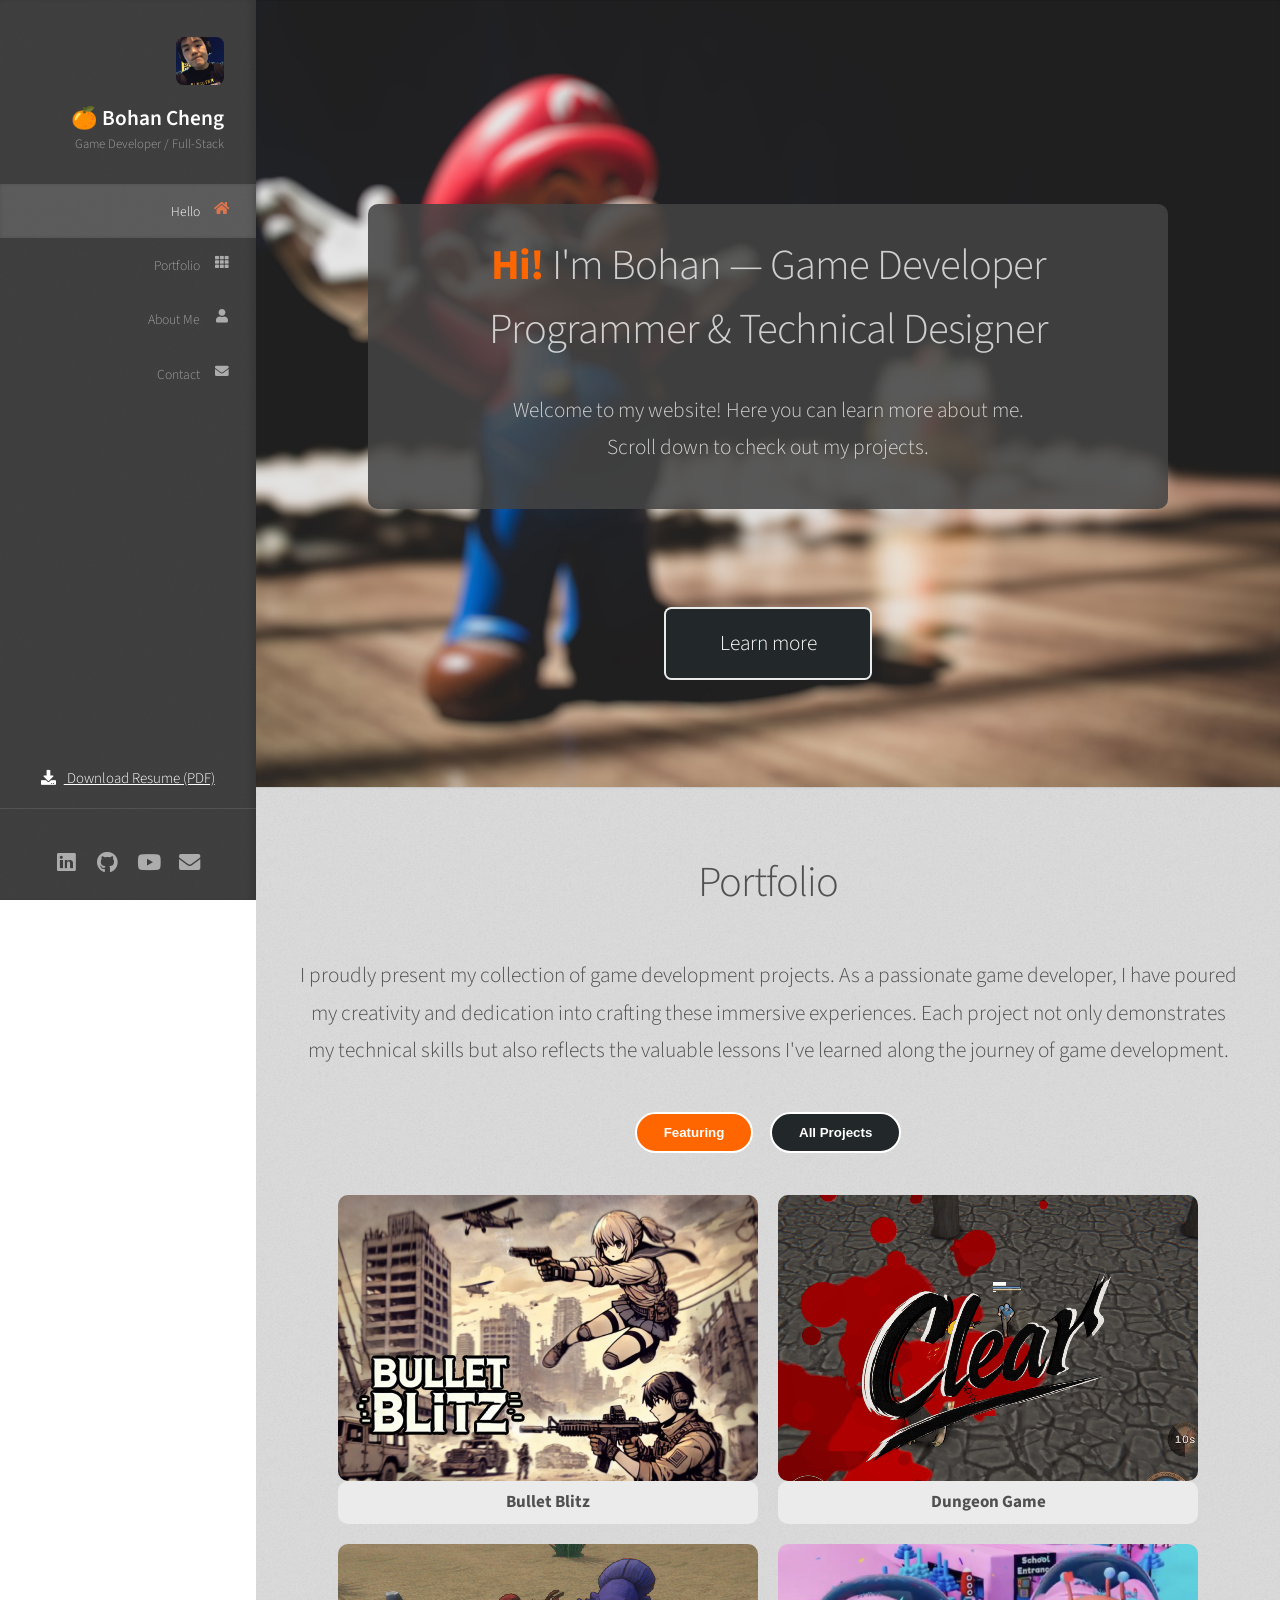
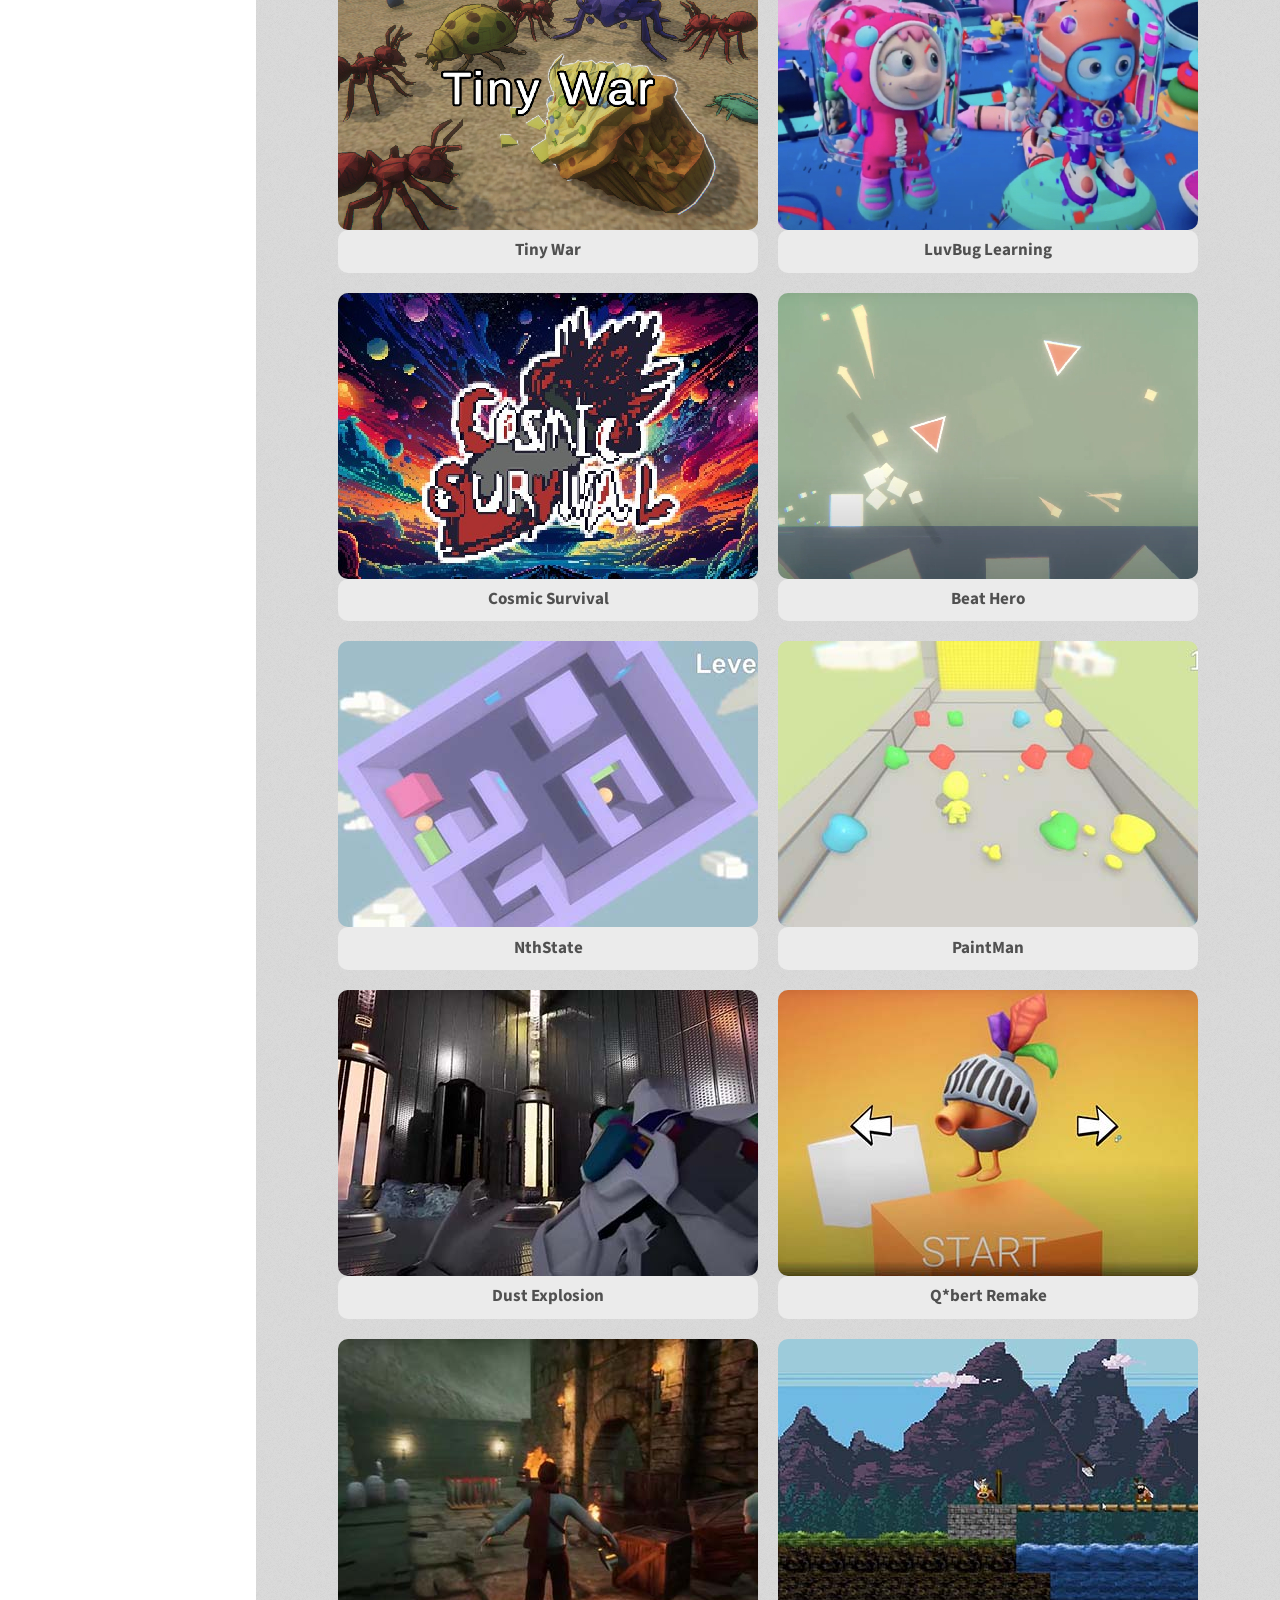
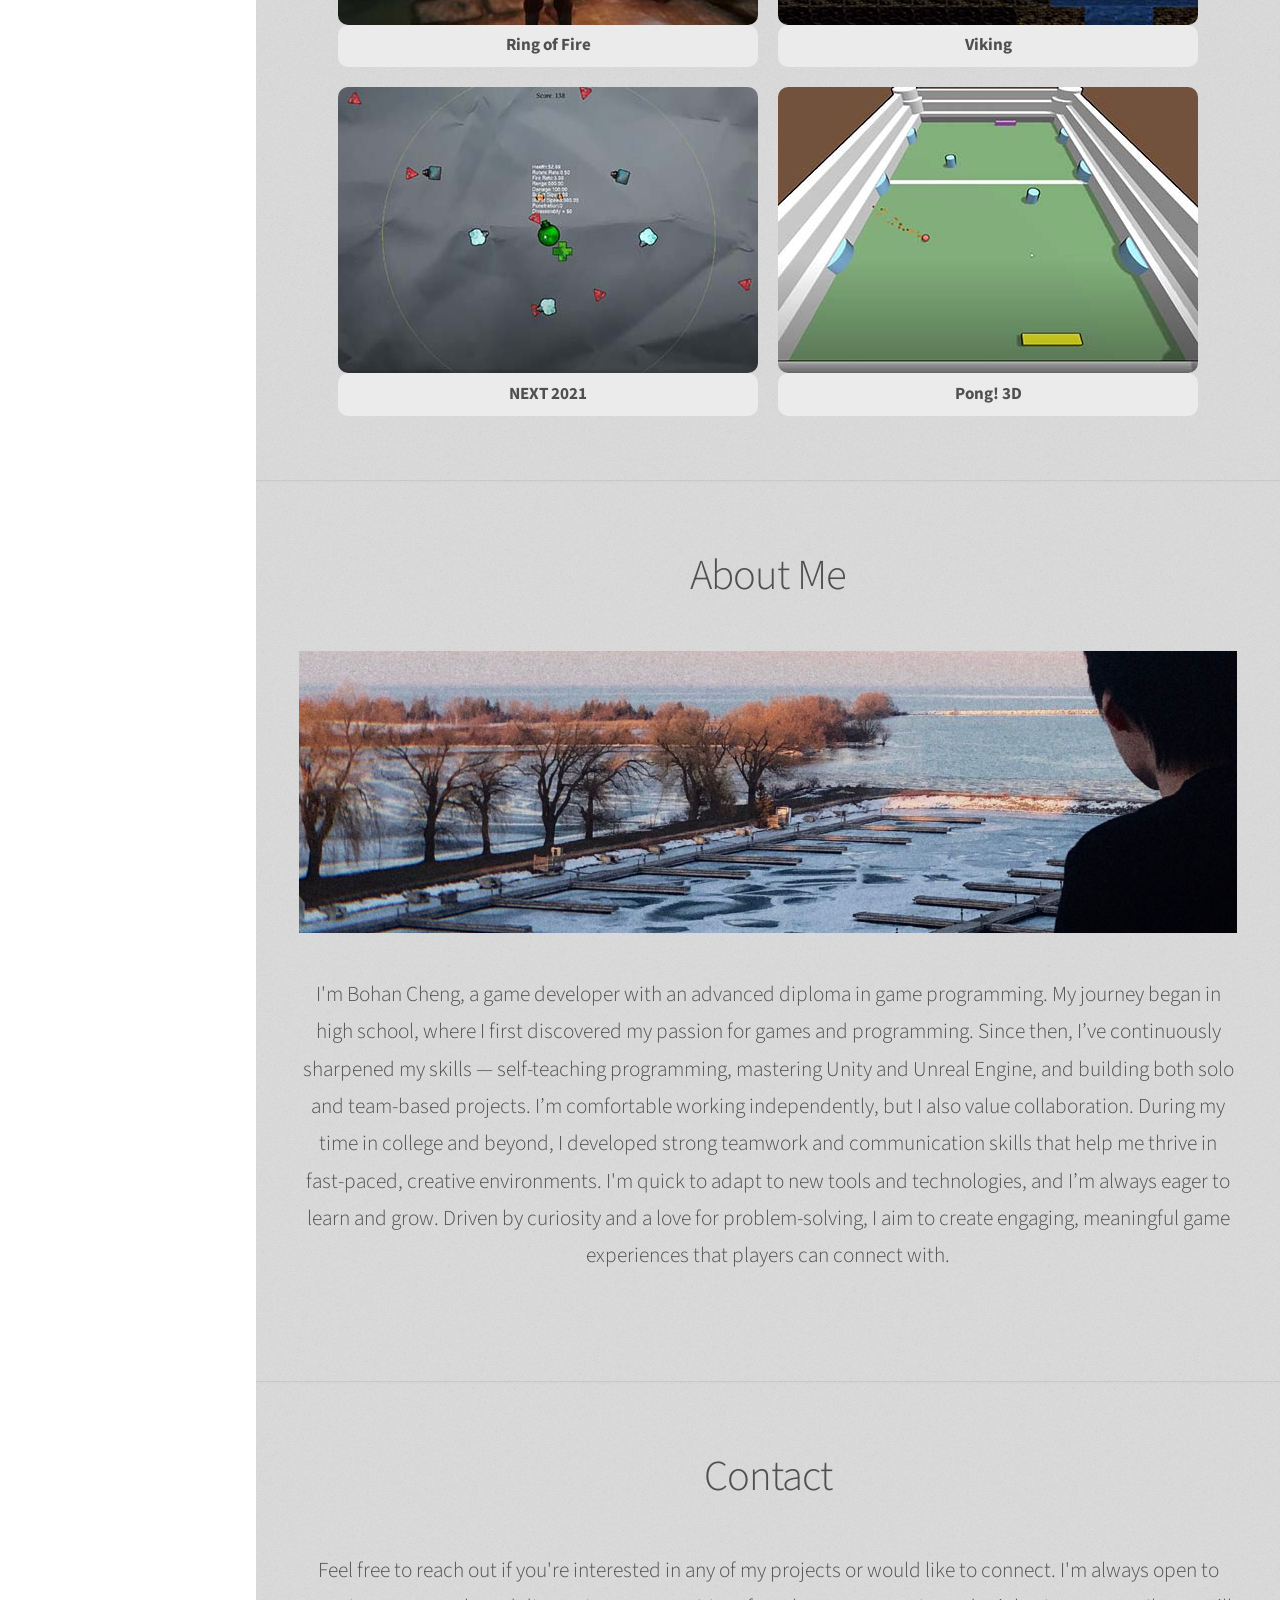
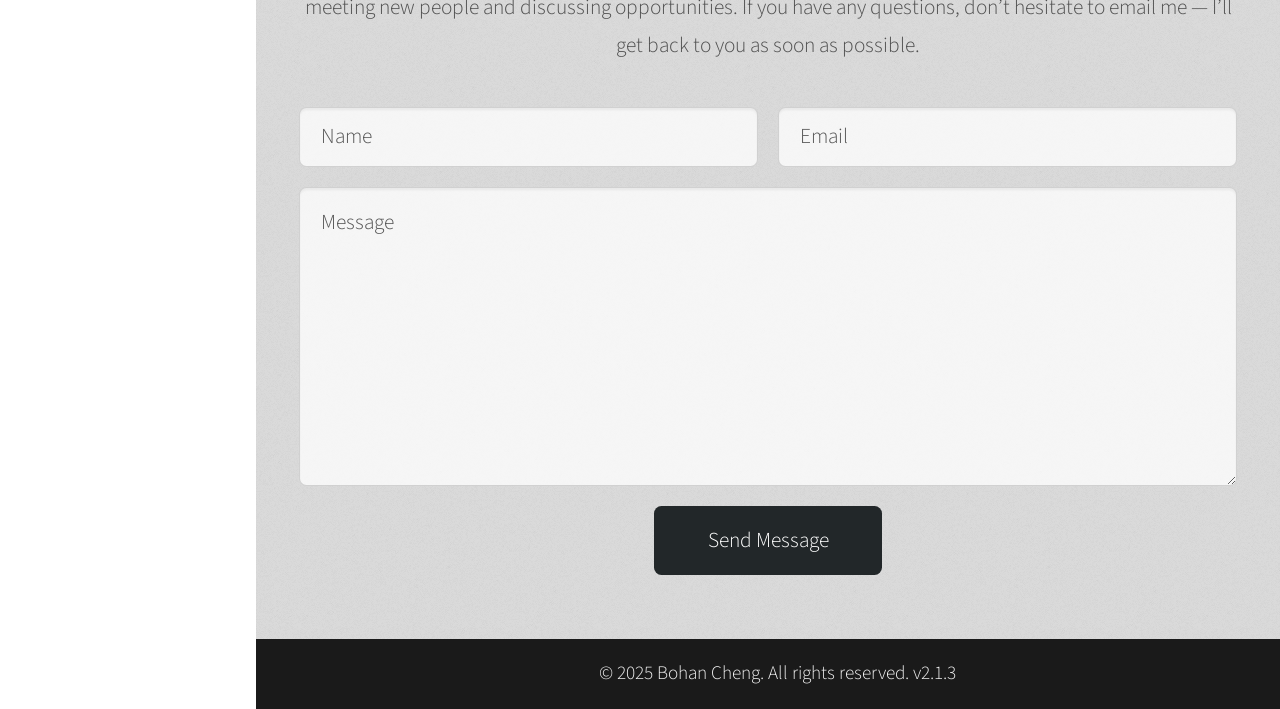
<file: index.html>
<!DOCTYPE HTML>
<html>

<head>
  <title>All about Bohan Cheng</title>
  <meta charset="utf-8" />
  <meta name="viewport" content="width=device-width, initial-scale=1, user-scalable=no" />
  <link rel="stylesheet" href="assets/css/main.css" />
</head>

<body class="is-preload">

  <!-- Header -->
  <div id="header">

    <div class="top">
      <!-- Avatar -->
      <div id="logo">
        <span class="image avatar48"><img src="images/me5.jpg" alt="" /></span>
        <h1 id="title">🍊 Bohan Cheng</h1>
        <p>Game Developer / Full-Stack</p>
      </div>

      <!-- Nav -->
      <nav id="nav">
        <ul>
          <li><a href="#home" id="top-link"><span class="icon solid fa-home">Hello</span></a></li>
          <li><a href="#portfolio" id="portfolio-link"><span class="icon solid fa-th">Portfolio</span></a></li>
          <li><a href="#about" id="about-link"><span class="icon solid fa-user">About Me</span></a></li>
          <li><a href="#contact" id="contact-link"><span class="icon solid fa-envelope">Contact</span></a></li>
        </ul>
      </nav>

    </div>

    <div class="resume-download">
      <a href="#" class="resume-link" id="open-resume">
        <span class="icon solid fa-download"></span>
        Download Resume (PDF)
      </a>
    </div>

    <div class="bottom">

      <!-- Social Icons -->
      <ul class="icons">
        <!-- <li><a href="#" class="icon brands fa-twitter"><span class="label">Twitter</span></a></li> -->
        <li><a href="https://www.linkedin.com/in/bohan-cheng-025334149/" target="_blank" class="icon brands fa-linkedin"> <span class="label">LinkedIn</span></a></li>
        <li><a href="https://github.com/Bohan-Cheng" target="_blank" class="icon brands fa-github"> <span class="label">Github</span></a></li>
        <li><a href="https://www.youtube.com/channel/UCG2SwkKbekgWxjsm7J_YqSA" target="_blank" class="icon brands fa-youtube"> <span class="label">YouTube</span></a></li>
        <li><a href="#contact" class="icon solid fa-envelope"> <span class="label">Email</span></a></li>
      </ul>

    </div>

  </div>

  <!-- Main -->
  <div id="main">

    <!-- Intro -->
    <section id="home" class="one dark cover">
<!-- TODO: Re-enable when open to work
      <div id="news-feed">
        📢 Currently open to work!
      </div>
      -->
      <div class="text-window">
        <div class="text-panel">
          <h2 class="text-centered"><span style="color: #ff6600; font-weight: bold;">Hi!</span> I'm Bohan — Game Developer<br />
            Programmer & Technical Designer</h2>
          <p class="text-centered2">Welcome to my website! Here you can learn more about me.<br />
            Scroll down to check out my projects.</p>
        </div>
      </div>

      <a href="#portfolio" class="button scrolly" style="border: 2px solid #ffffffe7;">Learn more</a>


    </section>

    <!-- Portfolio -->
    <section id="portfolio" class="two">
      <div class="container">
        <header>
          <h2>Portfolio</h2>
        </header>
        <p>
          I proudly present my collection of game development
          projects. As a passionate game developer, I have poured my creativity and dedication into
          crafting these immersive experiences. Each project not only demonstrates my technical
          skills but also reflects the valuable lessons I've learned along the journey of game development.
        </p>

        <!-- 新增分类筛选 -->
        <div class="portfolio-filter">
          <button class="filter-btn active" data-filter="featured">Featuring</button>
          <button class="filter-btn" data-filter="all">All Projects</button>
        </div>

        <div class="row animate-row">
          <!-- Bullet Blitz -->
          <article class="item featured">
            <input type="image" class="video-open" src="images/BulletBlitz_Cover.jpg"></input>
            <header>
              <h3>Bullet Blitz</h3>
            </header>
          </article>
          <!-- New Dungeon Project -->
          <article class="item featured">
            <input type="image" class="video-open" src="images/Dungeon_Cover.jpg"></input>
            <header>
              <h3>Dungeon Game</h3>
            </header>
          </article>
          <!-- New Dungeon Project -->
          <article class="item featured">
            <input type="image" class="video-open" src="images/TinyWar_Cover.jpg"></input>
            <header>
              <h3>Tiny War</h3>
            </header>
          </article>
          <!-- LuvBug Learning -->
          <article class="item featured">
            <input type="image" class="video-open" src="images/LuvBugLearning_Cover.jpg"></input>
            <header>
              <h3>LuvBug Learning</h3>
            </header>
          </article>
          <!-- Cosmic Survival -->
          <article class="item featured">
            <input type="image" class="video-open" src="images/Cosmic_Survival_Cover.jpg"></input>
            <header>
              <h3>Cosmic Survival</h3>
            </header>
          </article>
          <!-- 1 -->
          <article class="item featured">
            <input type="image" class="video-open" src="images/BeatHero_Cover.jpg"></input>
            <header>
              <h3>Beat Hero</h3>
            </header>
          </article>
          <!-- 1 -->
          <article class="item featured">
            <input type="image" class="video-open" src="images/NthState_Cover.jpg"></input>
            <header>
              <h3>NthState</h3>
            </header>
          </article>
          <!-- 2 -->
          <article class="item featured">
            <input type="image" class="video-open" src="images/PaintMan_Cover.jpg"></input>
            <header>
              <h3>PaintMan</h3>
            </header>
          </article>
          <!-- 3 -->
          <article class="item featured">
            <input type="image" class="video-open" src="images/DustExpolosion_Cover.jpg"></input>
            <header>
              <h3>Dust Explosion</h3>
            </header>
          </article>
          <!-- 4 -->
          <article class="item featured">
            <input type="image" class="video-open" src="images/Qbert_Cover.jpg"></input>
            <header>
              <h3>Q*bert Remake</h3>
            </header>
          </article>
          <!-- 5 -->
          <article class="item">
            <input type="image" class="video-open" src="images/UnetProject_Cover.jpg"></input>
            <header>
              <h3>Multiplayer FPS</h3>
            </header>
          </article>
          <!-- 6 -->
          <article class="item featured">
            <input type="image" class="video-open" src="images/ROF_Cover.jpg"></input>
            <header>
              <h3>Ring of Fire</h3>
            </header>
          </article>
          <!-- 7 -->
          <article class="item featured">
            <input type="image" class="video-open" src="images/Viking_Cover.jpg"></input>
            <header>
              <h3>Viking</h3>
            </header>
          </article>
          <!-- 8 -->
          <article class="item">
            <input type="image" class="video-open" src="images/UE4NetworkingProject_Cover.jpg"></input>
            <header>
              <h3>UE4 Networking</h3>
            </header>
          </article>
          <!-- 9 -->
          <article class="item featured">
            <input type="image" class="video-open" src="images/NEXT2021_Cover.jpg"></input>
            <header>
              <h3>NEXT 2021</h3>
            </header>
          </article>
          <!-- 10 -->
          <article class="item">
            <input type="image" class="video-open" src="images/WeatherSystem_Cover.jpg"></input>
            <header>
              <h3>2D Weather</h3>
            </header>
          </article>
          <!-- 11 -->
          <article class="item featured">
            <input type="image" class="video-open" src="images/Pong! 3D_Cover.jpg"></input>
            <header>
              <h3>Pong! 3D</h3>
            </header>
          </article>
          <!-- 12 -->
          <article class="item">
            <input type="image" class="video-open" src="images/LordsBlessing_Cover.jpg"></input>
            <header>
              <h3>Lord's Blessing</h3>
            </header>
          </article>
          <!-- 13 -->
          <article class="item">
            <input type="image" class="video-open" src="images/Match3_Cover.jpg"></input>
            <header>
              <h3>Match3</h3>
            </header>
          </article>
          <!-- 14 -->
          <article class="item">
            <input type="image" class="video-open" src="images/City2_Cover.jpg"></input>
            <header>
              <h3>City 2</h3>
            </header>
          </article>
          <!-- 15 -->
          <article class="item">
            <input type="image" class="video-open" src="images/BluestoneEngine_Cover.jpg"></input>
            <header>
              <h3>Bluestone Engine</h3>
            </header>
          </article>
          <!-- 16 -->
          <article class="item">
            <input type="image" class="video-open" src="images/BallGame_Cover.jpg"></input>
            <header>
              <h3>Ball Game</h3>
            </header>
          </article>
          <!-- 17 -->
          <article class="item">
            <input type="image" class="video-open" src="images/LightProject_Cover.jpg"></input>
            <header>
              <h3>Light Project</h3>
            </header>
          </article>
          <!-- 18 -->
          <article class="item">
            <input type="image" class="video-open" src="images/MatchingBird_Cover.jpg"></input>
            <header>
              <h3>Matching Bird</h3>
            </header>
          </article>

        </div>
      </div>

      <!-- Project window -->
      <div id="project-window" class="video-window">
        <div id="project-panel" class="video-panel">
          <span id="project-window-close" class="video-close">&#10005;</span>
          <h2 id="project-name">project</h2>
          <iframe id="video-frame" src="https://www.youtube.com/embed" allowfullscreen></iframe>
          <div id="project-description" class="description-window">
            <p>description</p>
          </div>
        </div>
      </div>

    </section>

    <!-- About Me -->
    <section id="about" class="three">
      <div class="container">

        <header>
          <h2>About Me</h2>
        </header>

        <a class="image featured"><img src="images/me2_banner.jpg" alt="" /></a>

        <p>I'm Bohan Cheng, a game developer with an advanced diploma in game programming. My journey began in high school, where I first discovered my passion for games and programming. Since then, I’ve continuously sharpened my skills — self-teaching programming, mastering Unity and Unreal Engine, and building both solo and team-based projects.

          I’m comfortable working independently, but I also value collaboration. During my time in college and beyond, I developed strong teamwork and communication skills that help me thrive in fast-paced, creative environments. I'm quick to adapt to new tools and technologies, and I’m always eager to learn and grow.

          Driven by curiosity and a love for problem-solving, I aim to create engaging, meaningful game experiences that players can connect with.</p>

      </div>
    </section>

    <!-- Contact -->
    <section id="contact" class="four">
      <div class="container">

        <header>
          <h2>Contact</h2>
        </header>

        <p> Feel free to reach out if you're interested in any of my projects or would like to connect. I'm always open to meeting new people and discussing opportunities. If you have any questions, don’t hesitate to email me — I’ll get back to you as soon as possible.</p>

        <form action="https://formsubmit.co/vipc.1224@live.ca" method="POST">
          <div class="row">
            <input type="hidden" name="_next" value="https://bohan-cheng.github.io/#contact">
            <input type="hidden" name="_subject" value="Message From My Website">
            <input type="hidden" name="_captcha" value="false">
            <div class="col-6 col-12-mobile"><input type="text" name="name" placeholder="Name" required /></div>
            <div class="col-6 col-12-mobile"><input type="text" name="email" placeholder="Email" required /></div>
            <div class="col-12">
              <textarea name="message" placeholder="Message" required></textarea>
            </div>
            <div class="col-12">
              <input type="submit" value="Send Message" />
            </div>
          </div>
        </form>

      </div>
    </section>

    <!-- Footer -->
    <div id="footer">

      <!-- Copyright -->
      <ul class="copyright">
        <li>&copy; 2025 Bohan Cheng. All rights reserved. v2.1.3</li>
      </ul>

    </div>

    <!-- Scripts -->
    <script src="assets/js/jquery.min.js"></script>
    <script src="assets/js/jquery.scrolly.min.js"></script>
    <script src="assets/js/jquery.scrollex.min.js"></script>
    <script src="assets/js/browser.min.js"></script>
    <script src="assets/js/breakpoints.min.js"></script>
    <script src="assets/js/util.js"></script>
    <script src="assets/js/main.js"></script>

</body>

</html>
</file>
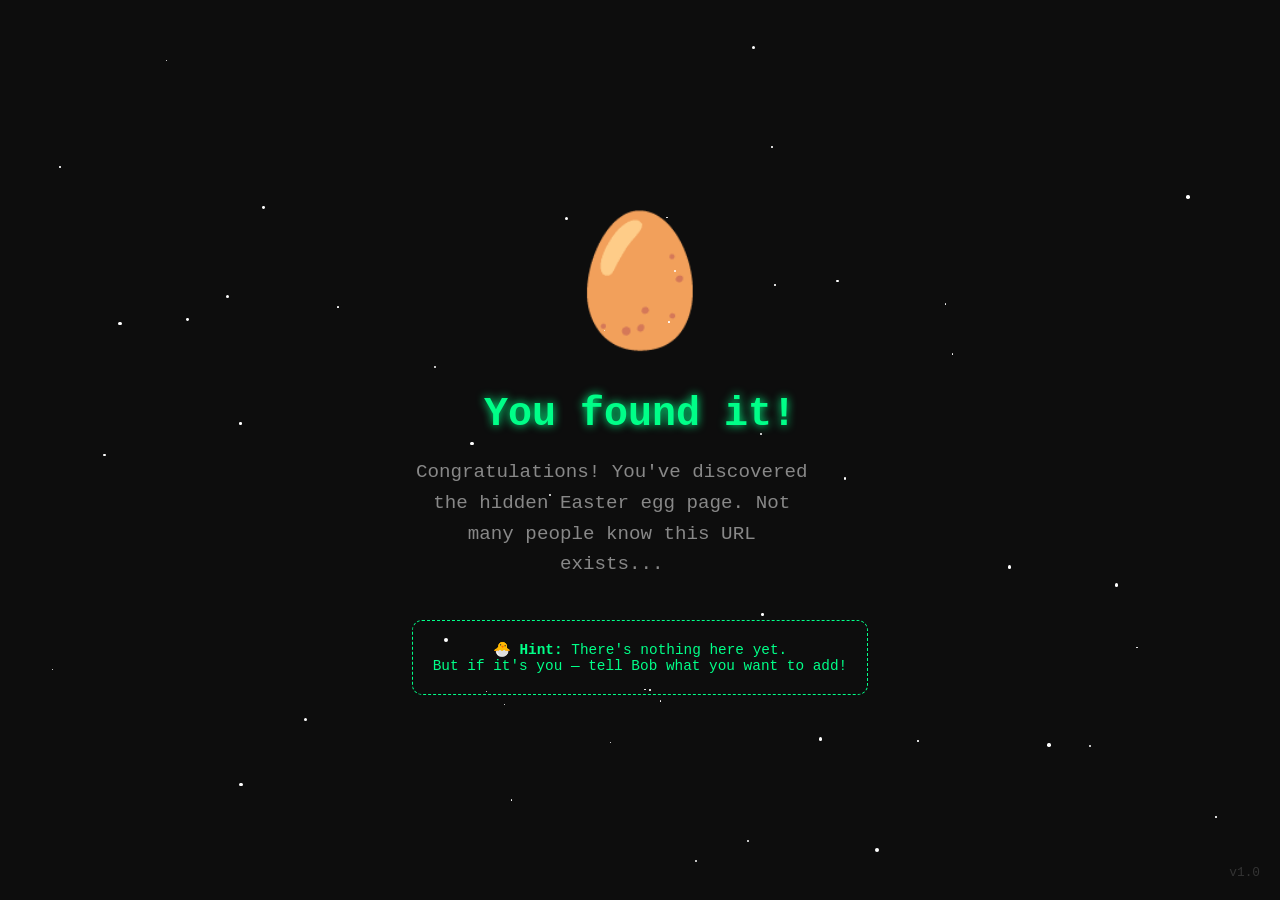
<file: egg/index.html>
<!DOCTYPE html>
<html lang="en">
<head>
  <meta charset="UTF-8">
  <meta name="viewport" content="width=device-width, initial-scale=1.0">
  <title>🥚 Easter Egg Found!</title>
  <style>
    * { margin: 0; padding: 0; box-sizing: border-box; }
    body {
      font-family: 'Courier New', monospace;
      background: #0d0d0d;
      min-height: 100vh;
      display: flex;
      align-items: center;
      justify-content: center;
      color: #00ff88;
      overflow: hidden;
    }
    .container {
      text-align: center;
      padding: 40px;
    }
    .egg {
      font-size: 8rem;
      animation: bounce 1s ease-in-out infinite;
      cursor: pointer;
      transition: transform 0.5s ease;
    }
    .egg.spinning {
      animation: spin 0.6s ease-in-out;
    }
    @keyframes bounce {
      0%, 100% { transform: translateY(0); }
      50% { transform: translateY(-20px); }
    }
    @keyframes spin {
      0% { transform: translateY(0) rotate(0deg); }
      50% { transform: translateY(-20px) rotate(180deg); }
      100% { transform: translateY(0) rotate(360deg); }
    }
    h1 {
      font-size: 2.5rem;
      margin: 30px 0 20px;
      text-shadow: 0 0 10px #00ff88;
    }
    p {
      font-size: 1.2rem;
      color: #888;
      max-width: 400px;
      line-height: 1.6;
    }
    .hint {
      margin-top: 40px;
      padding: 20px;
      border: 1px dashed #00ff88;
      border-radius: 10px;
      font-size: 0.9rem;
    }
    .stars {
      position: fixed;
      top: 0;
      left: 0;
      width: 100%;
      height: 100%;
      pointer-events: none;
    }
    .star {
      position: absolute;
      background: #fff;
      border-radius: 50%;
      animation: twinkle 2s ease-in-out infinite;
    }
    @keyframes twinkle {
      0%, 100% { opacity: 0.3; }
      50% { opacity: 1; }
    }
    .konami {
      position: fixed;
      bottom: 20px;
      right: 20px;
      font-size: 0.8rem;
      color: #333;
    }
  </style>
</head>
<body>
  <div class="stars" id="stars"></div>
  
  <div class="container">
    <div class="egg">🥚</div>
    <h1>You found it!</h1>
    <p>Congratulations! You've discovered the hidden Easter egg page. Not many people know this URL exists...</p>
    
    <div class="hint">
      <strong>🐣 Hint:</strong> There's nothing here yet.<br>
      But if it's you — tell Bob what you want to add!
    </div>
  </div>

  <div class="konami">v1.0</div>

  <script>
    // Generate stars
    const starsContainer = document.getElementById('stars');
    for (let i = 0; i < 50; i++) {
      const star = document.createElement('div');
      star.className = 'star';
      star.style.left = Math.random() * 100 + '%';
      star.style.top = Math.random() * 100 + '%';
      star.style.width = Math.random() * 3 + 1 + 'px';
      star.style.height = star.style.width;
      star.style.animationDelay = Math.random() * 2 + 's';
      starsContainer.appendChild(star);
    }

    // Egg click to spin
    const egg = document.querySelector('.egg');
    egg.addEventListener('click', () => {
      egg.classList.add('spinning');
      setTimeout(() => egg.classList.remove('spinning'), 600);
    });

    // Konami code detection
    const konami = ['ArrowUp','ArrowUp','ArrowDown','ArrowDown','ArrowLeft','ArrowRight','ArrowLeft','ArrowRight','b','a'];
    let kIndex = 0;
    document.addEventListener('keydown', (e) => {
      if (e.key === konami[kIndex]) {
        kIndex++;
        if (kIndex === konami.length) {
          document.body.style.background = 'linear-gradient(135deg, #ff00cc, #3333ff)';
          document.querySelector('h1').textContent = '🎉 KONAMI!';
          kIndex = 0;
        }
      } else {
        kIndex = 0;
      }
    });
  </script>
</body>
</html>
</file>
<file: assets/css/main.css>
@import url("fontawesome-all.min.css");
@import url("https://fonts.googleapis.com/css?family=Source+Sans+Pro:300,300italic,400,600");

html,
body,
div,
span,
applet,
object,
iframe,
h1,
h2,
h3,
h4,
h5,
h6,
p,
blockquote,
pre,
a,
abbr,
acronym,
address,
big,
cite,
code,
del,
dfn,
em,
img,
ins,
kbd,
q,
s,
samp,
small,
strike,
strong,
sub,
sup,
tt,
var,
b,
u,
i,
center,
dl,
dt,
dd,
ol,
ul,
li,
fieldset,
form,
label,
legend,
table,
caption,
tbody,
tfoot,
thead,
tr,
th,
td,
article,
aside,
canvas,
details,
embed,
figure,
figcaption,
footer,
header,
hgroup,
menu,
nav,
output,
ruby,
section,
summary,
time,
mark,
audio,
video {
  margin: 0;
  padding: 0;
  border: 0;
  font-size: 100%;
  font: inherit;
  vertical-align: baseline;
}

article,
aside,
details,
figcaption,
figure,
footer,
header,
hgroup,
menu,
nav,
section {
  display: block;
}

body {
  line-height: 1;
}

ol,
ul {
  list-style: none;
}

blockquote,
q {
  quotes: none;
}

blockquote:before,
blockquote:after,
q:before,
q:after {
  content: '';
  content: none;
}

table {
  border-collapse: collapse;
  border-spacing: 0;
}

body {
  -webkit-text-size-adjust: none;
}

mark {
  background-color: transparent;
  color: inherit;
}

input::-moz-focus-inner {
  border: 0;
  padding: 0;
}

input,
select,
textarea {
  -moz-appearance: none;
  -webkit-appearance: none;
  -ms-appearance: none;
  appearance: none;
}

/* Basic */

html {
  box-sizing: border-box;
}

*,
*:before,
*:after {
  box-sizing: inherit;
}

body {
  background: #fff;
  font-family: 'Source Sans Pro', sans-serif;
  font-size: 19pt;
  font-weight: 300;
  line-height: 1.75em;
  color: rgb(80, 80, 80);
}

body.is-preload *,
body.is-preload *:before,
body.is-preload *:after {
  -moz-animation: none !important;
  -webkit-animation: none !important;
  -ms-animation: none !important;
  animation: none !important;
  -moz-transition: none !important;
  -webkit-transition: none !important;
  -ms-transition: none !important;
  transition: none !important;
}

input,
textarea,
select {
  font-family: 'Source Sans Pro', sans-serif;
  font-size: 19pt;
  font-weight: 300;
  line-height: 1.75em;
  color: rgb(80, 80, 80);
}

h1,
h2,
h3,
h4,
h5,
h6 {
  font-weight: 300;
  color: rgb(80, 80, 80);
  line-height: 1.5em;
}

h1 a,
h2 a,
h3 a,
h4 a,
h5 a,
h6 a {
  color: inherit;
  text-decoration: none;
}

h1 a strong,
h2 a strong,
h3 a strong,
h4 a strong,
h5 a strong,
h6 a strong {
  color: #333;
}

h2 {
  font-size: 2em;
  letter-spacing: -1px;
}

h2.alt {
  color: #888;
}

h2.alt strong {
  color: #666;
}

h3 {
  font-size: 1.5em;
}

header {
  margin: 0 0 2em 0;
}

header>p {
  margin: 1em 0 0 0;
}

footer {
  margin: 2em 0 0 0;
}

strong,
b {
  font-weight: 300;
  color: #666;
}

em,
i {
  font-style: italic;
}

a {
  text-decoration: none;
  color: inherit;
  border-bottom: dotted 1px rgba(128, 128, 128, 0.5);
  -moz-transition: color 0.35s ease-in-out, border-bottom-color 0.35s ease-in-out;
  -webkit-transition: color 0.35s ease-in-out, border-bottom-color 0.35s ease-in-out;
  -ms-transition: color 0.35s ease-in-out, border-bottom-color 0.35s ease-in-out;
  transition: color 0.35s ease-in-out, border-bottom-color 0.35s ease-in-out;
  outline: 0;
}

a:hover {
  color: #E27689;
  border-bottom-color: rgba(255, 255, 255, 0);
}

sub {
  position: relative;
  top: 0.5em;
  font-size: 0.8em;
}

sup {
  position: relative;
  top: -0.5em;
  font-size: 0.8em;
}

hr {
  border: 0;
  border-top: solid 1px #ddd;
}

blockquote {
  border-left: solid 0.5em #ddd;
  padding: 1em 0 1em 2em;
  font-style: italic;
}

p,
ul,
ol,
dl,
table {
  margin-bottom: 2em;
}

br.clear {
  clear: both;
}

/* Container */

.container {
  margin: 0 auto;
  max-width: 100%;
  width: 1400px;
}

@media screen and (min-width: 961px) and (max-width: 1880px) {

  .container {
    width: 1200px;
  }

}

@media screen and (min-width: 961px) and (max-width: 1620px) {

  .container {
    width: 960px;
  }

}

@media screen and (min-width: 961px) and (max-width: 1320px) {

  .container {
    width: 100%;
  }

}

@media screen and (max-width: 960px) {

  .container {
    width: 100%;
  }

}

@media screen and (max-width: 736px) {

  .container {
    width: 100%;
  }

}

/* Row */

.row {
  display: flex;
  flex-wrap: wrap;
  box-sizing: border-box;
  align-items: stretch;
  justify-content: center;
}

.row>* {
  box-sizing: border-box;
}

.row.gtr-uniform>*> :last-child {
  margin-bottom: 0;
}

.row.aln-left {
  justify-content: flex-start;
}

.row.aln-center {
  justify-content: center;
}

.row.aln-right {
  justify-content: flex-end;
}

.row.aln-top {
  align-items: flex-start;
}

.row.aln-middle {
  align-items: center;
}

.row.aln-bottom {
  align-items: flex-end;
}

.row>.imp {
  order: -1;
}

.row>.col-1 {
  width: 8.33333%;
}

.row>.off-1 {
  margin-left: 8.33333%;
}

.row>.col-2 {
  width: 16.66667%;
}

.row>.off-2 {
  margin-left: 16.66667%;
}

.row>.col-3 {
  width: 25%;
}

.row>.off-3 {
  margin-left: 25%;
}

.row>.col-4 {
  width: 33.33333%;
}

.row>.off-4 {
  margin-left: 33.33333%;
}

.row>.col-5 {
  width: 41.66667%;
}

.row>.off-5 {
  margin-left: 41.66667%;
}

.row>.col-6 {
  width: 50%;
}

.row>.off-6 {
  margin-left: 50%;
}

.row>.col-7 {
  width: 58.33333%;
}

.row>.off-7 {
  margin-left: 58.33333%;
}

.row>.col-8 {
  width: 66.66667%;
}

.row>.off-8 {
  margin-left: 66.66667%;
}

.row>.col-9 {
  width: 75%;
}

.row>.off-9 {
  margin-left: 75%;
}

.row>.col-10 {
  width: 83.33333%;
}

.row>.off-10 {
  margin-left: 83.33333%;
}

.row>.col-11 {
  width: 91.66667%;
}

.row>.off-11 {
  margin-left: 91.66667%;
}

.row>.col-12 {
  width: 100%;
}

.row>.off-12 {
  margin-left: 100%;
}

.row.gtr-0 {
  margin-top: 0px;
  margin-left: 0px;
}

.row.gtr-0>* {
  padding: 0px 0 0 0px;
}

.row.gtr-0.gtr-uniform {
  margin-top: 0px;
}

.row.gtr-0.gtr-uniform>* {
  padding-top: 0px;
}

.row.gtr-25 {
  margin-top: -10px;
  margin-left: -10px;
}

.row.gtr-25>* {
  padding: 10px 0 0 10px;
}

.row.gtr-25.gtr-uniform {
  margin-top: -10px;
}

.row.gtr-25.gtr-uniform>* {
  padding-top: 10px;
}

.row.gtr-50 {
  margin-top: -20px;
  margin-left: -20px;
}

.row.gtr-50>* {
  padding: 20px 0 0 20px;
}

.row.gtr-50.gtr-uniform {
  margin-top: -20px;
}

.row.gtr-50.gtr-uniform>* {
  padding-top: 20px;
}

.row {
  margin-top: -40px;
  margin-left: -40px;
}

.row>* {
  padding: 40px 0 0 40px;
}

.row.gtr-uniform {
  margin-top: -40px;
}

.row.gtr-uniform>* {
  padding-top: 40px;
}

.row.gtr-150 {
  margin-top: -60px;
  margin-left: -60px;
}

.row.gtr-150>* {
  padding: 60px 0 0 60px;
}

.row.gtr-150.gtr-uniform {
  margin-top: -60px;
}

.row.gtr-150.gtr-uniform>* {
  padding-top: 60px;
}

.row.gtr-200 {
  margin-top: -80px;
  margin-left: -80px;
}

.row.gtr-200>* {
  padding: 80px 0 0 80px;
}

.row.gtr-200.gtr-uniform {
  margin-top: -80px;
}

.row.gtr-200.gtr-uniform>* {
  padding-top: 80px;
}

@media screen and (min-width: 961px) and (max-width: 1880px) {

  .row {
    display: flex;
    flex-wrap: wrap;
    box-sizing: border-box;
    align-items: stretch;
  }

  .row>* {
    box-sizing: border-box;
  }
  
  .row.gtr-uniform>*> :last-child {
    margin-bottom: 0;
  }

  .row.aln-left {
    justify-content: flex-start;
  }

  .row.aln-center {
    justify-content: center;
  }

  .row.aln-right {
    justify-content: flex-end;
  }

  .row.aln-top {
    align-items: flex-start;
  }

  .row.aln-middle {
    align-items: center;
  }

  .row.aln-bottom {
    align-items: flex-end;
  }

  .row>.imp-wide {
    order: -1;
  }

  .row>.col-1-wide {
    width: 8.33333%;
  }

  .row>.off-1-wide {
    margin-left: 8.33333%;
  }

  .row>.col-2-wide {
    width: 16.66667%;
  }

  .row>.off-2-wide {
    margin-left: 16.66667%;
  }

  .row>.col-3-wide {
    width: 25%;
  }

  .row>.off-3-wide {
    margin-left: 25%;
  }

  .row>.col-4-wide {
    width: 33.33333%;
  }

  .row>.off-4-wide {
    margin-left: 33.33333%;
  }

  .row>.col-5-wide {
    width: 41.66667%;
  }

  .row>.off-5-wide {
    margin-left: 41.66667%;
  }

  .row>.col-6-wide {
    width: 50%;
  }

  .row>.off-6-wide {
    margin-left: 50%;
  }

  .row>.col-7-wide {
    width: 58.33333%;
  }

  .row>.off-7-wide {
    margin-left: 58.33333%;
  }

  .row>.col-8-wide {
    width: 66.66667%;
  }

  .row>.off-8-wide {
    margin-left: 66.66667%;
  }

  .row>.col-9-wide {
    width: 75%;
  }

  .row>.off-9-wide {
    margin-left: 75%;
  }

  .row>.col-10-wide {
    width: 83.33333%;
  }

  .row>.off-10-wide {
    margin-left: 83.33333%;
  }

  .row>.col-11-wide {
    width: 91.66667%;
  }

  .row>.off-11-wide {
    margin-left: 91.66667%;
  }

  .row>.col-12-wide {
    width: 100%;
  }

  .row>.off-12-wide {
    margin-left: 100%;
  }

  .row.gtr-0 {
    margin-top: 0px;
    margin-left: 0px;
  }

  .row.gtr-0>* {
    padding: 0px 0 0 0px;
  }

  .row.gtr-0.gtr-uniform {
    margin-top: 0px;
  }

  .row.gtr-0.gtr-uniform>* {
    padding-top: 0px;
  }

  .row.gtr-25 {
    margin-top: -10px;
    margin-left: -10px;
  }

  .row.gtr-25>* {
    padding: 10px 0 0 10px;
  }

  .row.gtr-25.gtr-uniform {
    margin-top: -10px;
  }

  .row.gtr-25.gtr-uniform>* {
    padding-top: 10px;
  }

  .row.gtr-50 {
    margin-top: -20px;
    margin-left: -20px;
  }

  .row.gtr-50>* {
    padding: 20px 0 0 20px;
  }

  .row.gtr-50.gtr-uniform {
    margin-top: -20px;
  }

  .row.gtr-50.gtr-uniform>* {
    padding-top: 20px;
  }

  .row {
    margin-top: -40px;
    margin-left: -40px;
  }

  .row>* {
    padding: 40px 0 0 40px;
  }

  .row.gtr-uniform {
    margin-top: -40px;
  }

  .row.gtr-uniform>* {
    padding-top: 40px;
  }

  .row.gtr-150 {
    margin-top: -60px;
    margin-left: -60px;
  }

  .row.gtr-150>* {
    padding: 60px 0 0 60px;
  }

  .row.gtr-150.gtr-uniform {
    margin-top: -60px;
  }

  .row.gtr-150.gtr-uniform>* {
    padding-top: 60px;
  }

  .row.gtr-200 {
    margin-top: -80px;
    margin-left: -80px;
  }

  .row.gtr-200>* {
    padding: 80px 0 0 80px;
  }

  .row.gtr-200.gtr-uniform {
    margin-top: -80px;
  }

  .row.gtr-200.gtr-uniform>* {
    padding-top: 80px;
  }

}

@media screen and (min-width: 961px) and (max-width: 1620px) {

  .row {
    display: flex;
    flex-wrap: wrap;
    box-sizing: border-box;
    align-items: stretch;
  }

  .row>* {
    box-sizing: border-box;
  }

  .row.gtr-uniform>*> :last-child {
    margin-bottom: 0;
  }

  .row.aln-left {
    justify-content: flex-start;
  }

  .row.aln-center {
    justify-content: center;
  }

  .row.aln-right {
    justify-content: flex-end;
  }

  .row.aln-top {
    align-items: flex-start;
  }

  .row.aln-middle {
    align-items: center;
  }

  .row.aln-bottom {
    align-items: flex-end;
  }

  .row>.imp-normal {
    order: -1;
  }

  .row>.col-1-normal {
    width: 8.33333%;
  }

  .row>.off-1-normal {
    margin-left: 8.33333%;
  }

  .row>.col-2-normal {
    width: 16.66667%;
  }

  .row>.off-2-normal {
    margin-left: 16.66667%;
  }

  .row>.col-3-normal {
    width: 25%;
  }

  .row>.off-3-normal {
    margin-left: 25%;
  }

  .row>.col-4-normal {
    width: 33.33333%;
  }

  .row>.off-4-normal {
    margin-left: 33.33333%;
  }

  .row>.col-5-normal {
    width: 41.66667%;
  }

  .row>.off-5-normal {
    margin-left: 41.66667%;
  }

  .row>.col-6-normal {
    width: 50%;
  }

  .row>.off-6-normal {
    margin-left: 50%;
  }

  .row>.col-7-normal {
    width: 58.33333%;
  }

  .row>.off-7-normal {
    margin-left: 58.33333%;
  }

  .row>.col-8-normal {
    width: 66.66667%;
  }

  .row>.off-8-normal {
    margin-left: 66.66667%;
  }

  .row>.col-9-normal {
    width: 75%;
  }

  .row>.off-9-normal {
    margin-left: 75%;
  }

  .row>.col-10-normal {
    width: 83.33333%;
  }

  .row>.off-10-normal {
    margin-left: 83.33333%;
  }

  .row>.col-11-normal {
    width: 91.66667%;
  }

  .row>.off-11-normal {
    margin-left: 91.66667%;
  }

  .row>.col-12-normal {
    width: 100%;
  }

  .row>.off-12-normal {
    margin-left: 100%;
  }

  .row.gtr-0 {
    margin-top: 0px;
    margin-left: 0px;
  }

  .row.gtr-0>* {
    padding: 0px 0 0 0px;
  }

  .row.gtr-0.gtr-uniform {
    margin-top: 0px;
  }

  .row.gtr-0.gtr-uniform>* {
    padding-top: 0px;
  }

  .row.gtr-25 {
    margin-top: -10px;
    margin-left: -10px;
  }

  .row.gtr-25>* {
    padding: 10px 0 0 10px;
  }

  .row.gtr-25.gtr-uniform {
    margin-top: -10px;
  }

  .row.gtr-25.gtr-uniform>* {
    padding-top: 10px;
  }

  .row.gtr-50 {
    margin-top: -20px;
    margin-left: -20px;
  }

  .row.gtr-50>* {
    padding: 20px 0 0 20px;
  }

  .row.gtr-50.gtr-uniform {
    margin-top: -20px;
  }

  .row.gtr-50.gtr-uniform>* {
    padding-top: 20px;
  }

  .row {
    margin-top: -40px;
    margin-left: -40px;
  }

  .row>* {
    padding: 40px 0 0 40px;
  }

  .row.gtr-uniform {
    margin-top: -40px;
  }

  .row.gtr-uniform>* {
    padding-top: 40px;
  }

  .row.gtr-150 {
    margin-top: -60px;
    margin-left: -60px;
  }

  .row.gtr-150>* {
    padding: 60px 0 0 60px;
  }

  .row.gtr-150.gtr-uniform {
    margin-top: -60px;
  }

  .row.gtr-150.gtr-uniform>* {
    padding-top: 60px;
  }

  .row.gtr-200 {
    margin-top: -80px;
    margin-left: -80px;
  }

  .row.gtr-200>* {
    padding: 80px 0 0 80px;
  }

  .row.gtr-200.gtr-uniform {
    margin-top: -80px;
  }

  .row.gtr-200.gtr-uniform>* {
    padding-top: 80px;
  }

}

@media screen and (min-width: 961px) and (max-width: 1320px) {

  .row {
    display: flex;
    flex-wrap: wrap;
    box-sizing: border-box;
    align-items: stretch;
  }

  .row>* {
    box-sizing: border-box;
  }

  .row.gtr-uniform>*> :last-child {
    margin-bottom: 0;
  }

  .row.aln-left {
    justify-content: flex-start;
  }

  .row.aln-center {
    justify-content: center;
  }

  .row.aln-right {
    justify-content: flex-end;
  }

  .row.aln-top {
    align-items: flex-start;
  }

  .row.aln-middle {
    align-items: center;
  }

  .row.aln-bottom {
    align-items: flex-end;
  }

  .row>.imp-narrow {
    order: -1;
  }

  .row>.col-1-narrow {
    width: 8.33333%;
  }

  .row>.off-1-narrow {
    margin-left: 8.33333%;
  }

  .row>.col-2-narrow {
    width: 16.66667%;
  }

  .row>.off-2-narrow {
    margin-left: 16.66667%;
  }

  .row>.col-3-narrow {
    width: 25%;
  }

  .row>.off-3-narrow {
    margin-left: 25%;
  }

  .row>.col-4-narrow {
    width: 33.33333%;
  }

  .row>.off-4-narrow {
    margin-left: 33.33333%;
  }

  .row>.col-5-narrow {
    width: 41.66667%;
  }

  .row>.off-5-narrow {
    margin-left: 41.66667%;
  }

  .row>.col-6-narrow {
    width: 50%;
  }

  .row>.off-6-narrow {
    margin-left: 50%;
  }

  .row>.col-7-narrow {
    width: 58.33333%;
  }

  .row>.off-7-narrow {
    margin-left: 58.33333%;
  }

  .row>.col-8-narrow {
    width: 66.66667%;
  }

  .row>.off-8-narrow {
    margin-left: 66.66667%;
  }

  .row>.col-9-narrow {
    width: 75%;
  }

  .row>.off-9-narrow {
    margin-left: 75%;
  }

  .row>.col-10-narrow {
    width: 83.33333%;
  }

  .row>.off-10-narrow {
    margin-left: 83.33333%;
  }

  .row>.col-11-narrow {
    width: 91.66667%;
  }

  .row>.off-11-narrow {
    margin-left: 91.66667%;
  }

  .row>.col-12-narrow {
    width: 100%;
  }

  .row>.off-12-narrow {
    margin-left: 100%;
  }

  .row.gtr-0 {
    margin-top: 0px;
    margin-left: 0px;
  }

  .row.gtr-0>* {
    padding: 0px 0 0 0px;
  }

  .row.gtr-0.gtr-uniform {
    margin-top: 0px;
  }

  .row.gtr-0.gtr-uniform>* {
    padding-top: 0px;
  }

  .row.gtr-25 {
    margin-top: -5px;
    margin-left: -5px;
  }

  .row.gtr-25>* {
    padding: 5px 0 0 5px;
  }

  .row.gtr-25.gtr-uniform {
    margin-top: -5px;
  }

  .row.gtr-25.gtr-uniform>* {
    padding-top: 5px;
  }

  .row.gtr-50 {
    margin-top: -10px;
    margin-left: -10px;
  }

  .row.gtr-50>* {
    padding: 10px 0 0 10px;
  }

  .row.gtr-50.gtr-uniform {
    margin-top: -10px;
  }

  .row.gtr-50.gtr-uniform>* {
    padding-top: 10px;
  }

  .row {
    margin-top: -20px;
    margin-left: -20px;
  }

  .row>* {
    padding: 20px 0 0 20px;
  }

  .row.gtr-uniform {
    margin-top: -20px;
  }

  .row.gtr-uniform>* {
    padding-top: 20px;
  }

  .row.gtr-150 {
    margin-top: -30px;
    margin-left: -30px;
  }

  .row.gtr-150>* {
    padding: 30px 0 0 30px;
  }

  .row.gtr-150.gtr-uniform {
    margin-top: -30px;
  }

  .row.gtr-150.gtr-uniform>* {
    padding-top: 30px;
  }

  .row.gtr-200 {
    margin-top: -40px;
    margin-left: -40px;
  }

  .row.gtr-200>* {
    padding: 40px 0 0 40px;
  }

  .row.gtr-200.gtr-uniform {
    margin-top: -40px;
  }

  .row.gtr-200.gtr-uniform>* {
    padding-top: 40px;
  }

}

@media screen and (max-width: 960px) {

  .row {
    display: flex;
    flex-wrap: wrap;
    box-sizing: border-box;
    align-items: stretch;
  }

  .row>* {
    box-sizing: border-box;
  }

  .row.gtr-uniform>*> :last-child {
    margin-bottom: 0;
  }

  .row.aln-left {
    justify-content: flex-start;
  }

  .row.aln-center {
    justify-content: center;
  }

  .row.aln-right {
    justify-content: flex-end;
  }

  .row.aln-top {
    align-items: flex-start;
  }

  .row.aln-middle {
    align-items: center;
  }

  .row.aln-bottom {
    align-items: flex-end;
  }

  .row>.imp-narrower {
    order: -1;
  }

  .row>.col-1-narrower {
    width: 8.33333%;
  }

  .row>.off-1-narrower {
    margin-left: 8.33333%;
  }

  .row>.col-2-narrower {
    width: 16.66667%;
  }

  .row>.off-2-narrower {
    margin-left: 16.66667%;
  }

  .row>.col-3-narrower {
    width: 25%;
  }

  .row>.off-3-narrower {
    margin-left: 25%;
  }

  .row>.col-4-narrower {
    width: 33.33333%;
  }

  .row>.off-4-narrower {
    margin-left: 33.33333%;
  }

  .row>.col-5-narrower {
    width: 41.66667%;
  }

  .row>.off-5-narrower {
    margin-left: 41.66667%;
  }

  .row>.col-6-narrower {
    width: 50%;
  }

  .row>.off-6-narrower {
    margin-left: 50%;
  }

  .row>.col-7-narrower {
    width: 58.33333%;
  }

  .row>.off-7-narrower {
    margin-left: 58.33333%;
  }

  .row>.col-8-narrower {
    width: 66.66667%;
  }

  .row>.off-8-narrower {
    margin-left: 66.66667%;
  }

  .row>.col-9-narrower {
    width: 75%;
  }

  .row>.off-9-narrower {
    margin-left: 75%;
  }

  .row>.col-10-narrower {
    width: 83.33333%;
  }

  .row>.off-10-narrower {
    margin-left: 83.33333%;
  }

  .row>.col-11-narrower {
    width: 91.66667%;
  }

  .row>.off-11-narrower {
    margin-left: 91.66667%;
  }

  .row>.col-12-narrower {
    width: 100%;
  }

  .row>.off-12-narrower {
    margin-left: 100%;
  }

  .row.gtr-0 {
    margin-top: 0px;
    margin-left: 0px;
  }

  .row.gtr-0>* {
    padding: 0px 0 0 0px;
  }

  .row.gtr-0.gtr-uniform {
    margin-top: 0px;
  }

  .row.gtr-0.gtr-uniform>* {
    padding-top: 0px;
  }

  .row.gtr-25 {
    margin-top: -5px;
    margin-left: -5px;
  }

  .row.gtr-25>* {
    padding: 5px 0 0 5px;
  }

  .row.gtr-25.gtr-uniform {
    margin-top: -5px;
  }

  .row.gtr-25.gtr-uniform>* {
    padding-top: 5px;
  }

  .row.gtr-50 {
    margin-top: -10px;
    margin-left: -10px;
  }

  .row.gtr-50>* {
    padding: 10px 0 0 10px;
  }

  .row.gtr-50.gtr-uniform {
    margin-top: -10px;
  }

  .row.gtr-50.gtr-uniform>* {
    padding-top: 10px;
  }

  .row {
    margin-top: -20px;
    margin-left: -20px;
  }

  .row>* {
    padding: 20px 0 0 20px;
  }

  .row.gtr-uniform {
    margin-top: -20px;
  }

  .row.gtr-uniform>* {
    padding-top: 20px;
  }

  .row.gtr-150 {
    margin-top: -30px;
    margin-left: -30px;
  }

  .row.gtr-150>* {
    padding: 30px 0 0 30px;
  }

  .row.gtr-150.gtr-uniform {
    margin-top: -30px;
  }

  .row.gtr-150.gtr-uniform>* {
    padding-top: 30px;
  }

  .row.gtr-200 {
    margin-top: -40px;
    margin-left: -40px;
  }

  .row.gtr-200>* {
    padding: 40px 0 0 40px;
  }

  .row.gtr-200.gtr-uniform {
    margin-top: -40px;
  }

  .row.gtr-200.gtr-uniform>* {
    padding-top: 40px;
  }

}

@media screen and (max-width: 736px) {

  .row {
    display: flex;
    flex-wrap: wrap;
    box-sizing: border-box;
    align-items: stretch;
  }

  .row>* {
    box-sizing: border-box;
  }

  .row.gtr-uniform>*> :last-child {
    margin-bottom: 0;
  }

  .row.aln-left {
    justify-content: flex-start;
  }

  .row.aln-center {
    justify-content: center;
  }

  .row.aln-right {
    justify-content: flex-end;
  }

  .row.aln-top {
    align-items: flex-start;
  }

  .row.aln-middle {
    align-items: center;
  }

  .row.aln-bottom {
    align-items: flex-end;
  }

  .row>.imp-mobile {
    order: -1;
  }

  .row>.col-1-mobile {
    width: 8.33333%;
  }

  .row>.off-1-mobile {
    margin-left: 8.33333%;
  }

  .row>.col-2-mobile {
    width: 16.66667%;
  }

  .row>.off-2-mobile {
    margin-left: 16.66667%;
  }

  .row>.col-3-mobile {
    width: 25%;
  }

  .row>.off-3-mobile {
    margin-left: 25%;
  }

  .row>.col-4-mobile {
    width: 33.33333%;
  }

  .row>.off-4-mobile {
    margin-left: 33.33333%;
  }

  .row>.col-5-mobile {
    width: 41.66667%;
  }

  .row>.off-5-mobile {
    margin-left: 41.66667%;
  }

  .row>.col-6-mobile {
    width: 50%;
  }

  .row>.off-6-mobile {
    margin-left: 50%;
  }

  .row>.col-7-mobile {
    width: 58.33333%;
  }

  .row>.off-7-mobile {
    margin-left: 58.33333%;
  }

  .row>.col-8-mobile {
    width: 66.66667%;
  }

  .row>.off-8-mobile {
    margin-left: 66.66667%;
  }

  .row>.col-9-mobile {
    width: 75%;
  }

  .row>.off-9-mobile {
    margin-left: 75%;
  }

  .row>.col-10-mobile {
    width: 83.33333%;
  }

  .row>.off-10-mobile {
    margin-left: 83.33333%;
  }

  .row>.col-11-mobile {
    width: 91.66667%;
  }

  .row>.off-11-mobile {
    margin-left: 91.66667%;
  }

  .row>.col-12-mobile {
    width: 100%;
  }

  .row>.off-12-mobile {
    margin-left: 100%;
  }

  .row.gtr-0 {
    margin-top: 0px;
    margin-left: 0px;
  }

  .row.gtr-0>* {
    padding: 0px 0 0 0px;
  }

  .row.gtr-0.gtr-uniform {
    margin-top: 0px;
  }

  .row.gtr-0.gtr-uniform>* {
    padding-top: 0px;
  }

  .row.gtr-25 {
    margin-top: -5px;
    margin-left: -5px;
  }

  .row.gtr-25>* {
    padding: 5px 0 0 5px;
  }

  .row.gtr-25.gtr-uniform {
    margin-top: -5px;
  }

  .row.gtr-25.gtr-uniform>* {
    padding-top: 5px;
  }

  .row.gtr-50 {
    margin-top: -10px;
    margin-left: -10px;
  }

  .row.gtr-50>* {
    padding: 10px 0 0 10px;
  }

  .row.gtr-50.gtr-uniform {
    margin-top: -10px;
  }

  .row.gtr-50.gtr-uniform>* {
    padding-top: 10px;
  }

  .row {
    margin-top: -20px;
    margin-left: -20px;
  }

  .row>* {
    padding: 20px 0 0 20px;
  }

  .row.gtr-uniform {
    margin-top: -20px;
  }

  .row.gtr-uniform>* {
    padding-top: 20px;
  }

  .row.gtr-150 {
    margin-top: -30px;
    margin-left: -30px;
  }

  .row.gtr-150>* {
    padding: 30px 0 0 30px;
  }

  .row.gtr-150.gtr-uniform {
    margin-top: -30px;
  }

  .row.gtr-150.gtr-uniform>* {
    padding-top: 30px;
  }

  .row.gtr-200 {
    margin-top: -40px;
    margin-left: -40px;
  }

  .row.gtr-200>* {
    padding: 40px 0 0 40px;
  }

  .row.gtr-200.gtr-uniform {
    margin-top: -40px;
  }

  .row.gtr-200.gtr-uniform>* {
    padding-top: 40px;
  }

}

/* Sections/Article */

section,
article {
  margin-bottom: 3em;
}

section> :last-child,
section>.container,
section:last-child,
article> :last-child,
article>.container,
article:last-child {
  margin-bottom: 0;
}

.row>section,
.row>article {
  margin-bottom: 0;
}

/* Image */

.image {
  display: inline-block;
  border: 0;
}

.image img {
  display: block;
  width: 100%;
}

.image.avatar48 {
  width: 48px;
  height: 48px;
  border-radius: 0.5em;
  background: rgb(255, 255, 255);
}

.image.avatar48 img {
  width: 48px;
  height: 48px;
  border-radius: 0.35em;
}

.image.fit {
  display: block;
  width: 100%;
}

.image.featured {
  display: block;
  width: 100%;
  margin: 0 0 2em 0;
}

.image.left {
  float: left;
  margin: 0 2em 2em 0;
}

.image.centered {
  display: block;
  margin: 0 0 2em 0;
}

.image.centered img {
  margin: 0 auto;
  width: auto;
}

/* List */

ul {
  list-style: disc;
  padding-left: 1em;
}

ul li {
  padding-left: 0.5em;
}

ol {
  list-style: decimal;
  padding-left: 1.25em;
}

ol li {
  padding-left: 0.25em;
}

/* Icons */

ul.icons {
  cursor: default;
  list-style: none;
  padding-left: 0;
}

ul.icons li {
  display: inline-block;
  padding-left: 0;
}

ul.icons a {
  display: inline-block;
  width: 2em;
  height: 2em;
  line-height: 2em;
  text-align: center;
  border: 0;
}

/* Form */

form label {
  display: block;
  text-align: left;
  margin-bottom: 0.5em;
}

form input[type="text"],
form input[type="email"],
form input[type="password"],
form select,
form textarea {
  position: relative;
  -webkit-appearance: none;
  display: block;
  border: 0;
  outline: 0;
  background: #fff;
  background: rgba(255, 255, 255, 0.75);
  width: 100%;
  border-radius: 0.35em;
  padding: 0.75em 1em 0.75em 1em;
  box-shadow: inset 0 0.1em 0.1em 0 rgba(0, 0, 0, 0.05);
  border: solid 1px rgba(0, 0, 0, 0.15);
  -moz-transition: all 0.35s ease-in-out;
  -webkit-transition: all 0.35s ease-in-out;
  -ms-transition: all 0.35s ease-in-out;
  transition: all 0.35s ease-in-out;
}

form input[type="text"]:focus,
form input[type="email"]:focus,
form input[type="password"]:focus,
form select:focus,
form textarea:focus {
  box-shadow: 0 0 2px 1px #8ebebc;
  background: #fff;
}

form input[type="text"],
form input[type="email"],
form input[type="password"],
form select {
  line-height: 1.25em;
}

form textarea {
  min-height: 14em;
}

form ::-webkit-input-placeholder {
  color: #555 !important;
}

form :-moz-placeholder {
  color: #555 !important;
}

form ::-moz-placeholder {
  color: #555 !important;
}

form :-ms-input-placeholder {
  color: #555 !important;
}

form ::-moz-focus-inner {
  border: 0;
}

/* Table */

table {
  width: 100%;
  text-align: left;
}

table tbody tr:nth-child(2n+2) {
  background: #f4f4f4;
}

table td {
  padding: 0.5em 1em 0.5em 1em;
}

table th {
  text-align: left;
  padding: 0.5em 1em 0.5em 1em;
  color: #fff;
  background: #222729 url("images/overlay.png");
}

table thead {
  background: #444;
  color: #fff;
}

table tfoot {
  background: #eee;
}

/* Button */

input[type="button"],
input[type="submit"],
input[type="reset"],
button,
.button {
  position: relative;
  display: inline-block;
  border-radius: 0.35em;
  color: #fff !important;
  text-decoration: none;
  padding: 0.75em 2.5em 0.75em 2.5em;
  background-color: #222729;
  border: 0;
  cursor: pointer;
  /* background-image: -moz-linear-gradient(top, rgba(0, 0, 0, 0), rgba(0, 0, 0, 0.15)), url("images/overlay.png");
  background-image: -webkit-linear-gradient(top, rgba(0, 0, 0, 0), rgba(0, 0, 0, 0.15)), url("images/overlay.png");
  background-image: -ms-linear-gradient(top, rgba(0, 0, 0, 0), rgba(0, 0, 0, 0.15)), url("images/overlay.png");
  background-image: linear-gradient(top, rgba(0, 0, 0, 0), rgba(0, 0, 0, 0.15)), url("images/overlay.png");
  -moz-transition: background-color 0.35s ease-in-out;
  -webkit-transition: background-color 0.35s ease-in-out;
  -ms-transition: background-color 0.35s ease-in-out; */
  transition: background-color 0.35s ease-in-out;
}

input[type="button"]:hover,
input[type="submit"]:hover,
input[type="reset"]:hover,
button:hover,
.button:hover {
  background-color: #373f42;
}

input[type="button"]:active,
input[type="submit"]:active,
input[type="reset"]:active,
button:active,
.button:active {
  background-color: #6b787c;
}

/* Item */

.item {
  margin-bottom: 40px;
}

.item header {
  background: rgb(235, 235, 235);
  margin: 0;
  padding: 0.5em 0 0.5em 0;
  font-size: 0.8em;
  border-radius: 10px;
}

.item header h3 {
  font-size: 1em;
  font-weight: bold;
}

/* Icons */

.icon {
  text-decoration: none;
  text-decoration: none;
}

.icon:before {
  -moz-osx-font-smoothing: grayscale;
  -webkit-font-smoothing: antialiased;
  display: inline-block;
  font-style: normal;
  font-variant: normal;
  text-rendering: auto;
  line-height: 1;
  text-transform: none !important;
  font-family: 'Font Awesome 5 Free';
  font-weight: 400;
}

.icon:before {
  line-height: inherit;
}

.icon>.label {
  display: none;
}

.icon.solid:before {
  font-weight: 900;
}

.icon.brands:before {
  font-family: 'Font Awesome 5 Brands';
}

/* Header */

#header {
  display: -moz-flex;
  display: -webkit-flex;
  display: -ms-flex;
  display: flex;
  -moz-flex-direction: column;
  -webkit-flex-direction: column;
  -ms-flex-direction: column;
  flex-direction: column;
  -moz-justify-content: space-between;
  -webkit-justify-content: space-between;
  -ms-justify-content: space-between;
  justify-content: space-between;
  background: #3f3f3f url("images/overlay.png");
  box-shadow: inset -0.25em 0 0.25em 0 rgba(0, 0, 0, 0.1);
  color: #fff;
  height: 100%;
  left: 0;
  overflow-y: auto;
  position: fixed;
  text-align: right;
  top: 0;
  width: 375px;
}

#header .top {
  -moz-flex-grow: 1;
  -webkit-flex-grow: 1;
  -ms-flex-grow: 1;
  flex-grow: 1;
}

#header .bottom {
  -moz-flex-shrink: 0;
  -webkit-flex-shrink: 0;
  -ms-flex-shrink: 0;
  flex-shrink: 0;
  padding: 1.5em 0 0.75em 0;
}

#header .bottom> :last-child {
  margin-bottom: 0;
}

#header .icons {
  font-size: 1em;
  text-align: center;
}

#header .icons a {
  color: #acacac;
  -moz-transition: color 0.35s ease-in-out;
  -webkit-transition: color 0.35s ease-in-out;
  -ms-transition: color 0.35s ease-in-out;
  transition: color 0.35s ease-in-out;
}

#header .icons a:hover {
  color: #fff;
}

#logo {
  position: relative;
  margin: 1.75em 1.5em 1.5em 1.5em;
  min-height: 48px;
  cursor: default;
}

#logo h1 {
  position: relative;
  color: #fff;
  font-weight: 600;
  font-size: 1em;
  line-height: 1em;
}

#logo p {
  position: relative;
  display: block;
  font-size: 0.6em;
  color: rgba(255, 255, 255, 0.5);
  line-height: 1.25em;
  margin: 0.5em 0 0 0;
}

#logo .image {
  position: absolute;
  left: 0;
  top: 0;
}

#nav ul {
  list-style: none;
  padding-left: 0;
  margin-bottom: 0;
}

#nav ul li {
  padding-left: 0;
}

#nav ul li a {
  display: block;
  padding: 0.5em 1.5em 0.5em 1.5em;
  color: rgba(255, 255, 255, 0.5);
  text-decoration: none;
  outline: 0;
  border: 0;
  -moz-transition: none;
  -webkit-transition: none;
  -ms-transition: none;
  transition: none;
}

#nav ul li a span {
  position: relative;
  display: block;
  font-size: 0.8em;
}

#nav ul li a span:before {
  position: absolute;
  left: 0;
  color: #acacac;
  text-align: center;
  width: 1.25em;
  line-height: 1.75em;
}

#nav ul li a.active {
  background: rgba(255, 255, 255, 0.15);
  box-shadow: inset 0 0 0.25em 0 rgba(0, 0, 0, 0.125);
  color: #fff;
}

#nav ul li a.active span:before {
  color: #dd754c;
}

/* Footer */

#footer {
  margin: 0;
  text-align: center;
  background-color: #1a1a1a;
  /* darker and more modern */
  color: #f0f0f0;
  /* brighter text for contrast */
  padding: 1rem 0;
  /* reduced vertical padding */
  box-shadow: none;
  /* removed subtle inner shadows */
  font-size: 0.9em;
}


#footer .copyright {
  cursor: default;
  margin: 0;
}

#footer .copyright li {
  display: inline-block;
  line-height: 1em;
  border-left: solid 1px rgba(128, 128, 128, 0.35);
  padding: 0 0 0 0.5em;
  margin: 0 0 0 0.5em;
}

#footer .copyright li:first-child {
  border-left: 0;
  padding-left: 0;
  margin-left: 0;
}

/* Main */

#main {
  margin-left: 375px;
}

#main>section {
  margin: 0;
  overflow: hidden;
  padding: 2em 0;
  box-shadow: inset 0 1px 0 0 rgba(0, 0, 0, 0.05), inset 0 0.1em 0.1em 0 rgba(0, 0, 0, 0.025);
  text-align: center;
  background-image: url("images/overlay.png");
}

#main>section.dark {
  color: #ddd;
  color: rgba(255, 255, 255, 0.75);
}

#main>section.dark h2,
#main>section.dark h3,
#main>section.dark h4,
#main>section.dark h5,
#main>section.dark h6 {
  color: inherit;
}

#main>section.dark strong {
  color: #fff;
  border-color: inherit;
}

#main>section.dark a {
  color: #fff;
  border-color: inherit;
}

#main>section.dark a:hover {
  border-bottom-color: rgba(236, 236, 236, 0);
}

#main>section.cover {
  padding: 5em 0;
  background-size: cover;
  background-position: center center;
}

#main>section.one {
  background-color: #dbdbdb;
  background-image: url("../../images/cover_blur.jpg");
}

#main>section.two {
  background-color: #dbdbdb;
}

#main>section.three {
  background-color: #dbdbdb;
}

#main>section.four {
  background-color: #dbdbdb;
}

/* Wide */

@media screen and (min-width: 961px) and (max-width: 1880px) {

  /* Basic */

  body,
  input,
  textarea,
  select {
    font-size: 17pt;
  }

  /* Header */

  #header {
    width: 300px;
  }

  /* Footer */

  #footer {
    margin-left: 0px;
  }

  /* Main */

  #main {
    margin-left: 300px;
  }

}

/* Normal */

@media screen and (min-width: 961px) and (max-width: 1620px) {

  /* Main */

  #main>section {
    padding: 3em 0;
  }

  #main section.cover {
    padding: 5em 0;
  }

}

/* Narrow */

@media screen and (min-width: 961px) and (max-width: 1320px) {

  /* Basic */

  body,
  input,
  textarea,
  select {
    font-size: 16pt;
  }

  .container {
    padding: 0 2em 0 2em;
  }

  /* Icons */

  ul.icons li a {
    width: 1.75em;
  }

  /* Item */

  .item {
    margin-bottom: 20px;
  }

  /* Header */

  #header {
    width: 20%;
  }

  #logo .image {
    position: relative;
    margin: 0 0 0.5em 0;
  }

  #nav ul li a {
    font-size: 0.8em;
    padding-top: 0.5em;
    padding-bottom: 0.5em;
  }

  #nav ul li a span {
    padding-right: 2.25em;
  }

  #nav ul li a span:before {
    left: 100%;
    margin-left: -1.25em;
    line-height: 2.25em;
  }

  /* Footer */

  #footer {
    margin-left: 0;
  }

  /* Main */

  #main {
    margin-left: 20%;
  }

}

/* Narrower */

#headerToggle {
  display: none;
}

#news-feed {
  position: fixed;
  top: 1rem;
  right: 1rem;
  background-color: #ff6600;
  color: #ffffff;
  padding: 10px 16px;
  font-weight: bold;
  font-size: 15px;
  border-radius: 8px;
  box-shadow: 0 2px 8px rgba(0, 0, 0, 0.2);
  z-index: 10000;
  opacity: 0;
  transform: translateY(-20px);
  transition: opacity 0.6s ease, transform 0.6s ease;
  display: none;
  /* ✅ Hidden initially */
}

/* 分类筛选按钮 */
.portfolio-filter {
  text-align: center;
  margin: 2em 0;
}

.filter-btn {
  /* background: #fff; */
  color: #ff6600;
  border: 2px solid #ffffff;
  padding: 0.8em 2em;
  margin: 0 0.5em;
  border-radius: 30px;
  font-weight: bold;
  cursor: pointer;
  transition: all 0.3s ease;
}

.filter-btn:hover {
  background: #ff944d;
  color: #fff;
}

.filter-btn.active {
  background: #ff6600;
  color: #fff;
}

/* 行容器的动画 */
.animate-row {
  opacity: 1;
  transform: translateY(0);
  transition: opacity 0.4s ease, transform 0.4s ease;
}

/* 隐藏时的状态 */
.animate-row.hidden {
  opacity: 0;
  transform: translateY(20px);
  pointer-events: none;
}

#news-feed.show {
  display: inline-block;
  /* ✅ Becomes visible when animation starts */
  opacity: 1;
  transform: translateY(0);
}

#news-feed.hide {
  opacity: 0;
  transform: translateY(-20px);
}

@media screen and (max-width: 960px) {

  /* Basic */

  html,
  body {
    overflow-x: hidden;
  }

  body,
  input,
  textarea,
  select {
    font-size: 16pt;
  }

  header br {
    display: none;
  }

  .container {
    padding: 0 2em 0 2em;
  }

  /* Item */

  .item {
    margin-bottom: 15px;
  }

  /* Icons */

  ul.icons a {
    width: 1.75em;
    font-size: 1.25em;
  }

  /* Header */

  #header {
    -moz-backface-visibility: hidden;
    -webkit-backface-visibility: hidden;
    -ms-backface-visibility: hidden;
    backface-visibility: hidden;
    -moz-transform: translateX(-275px);
    -webkit-transform: translateX(-275px);
    -ms-transform: translateX(-275px);
    transform: translateX(-275px);
    -moz-transition: -moz-transform 0.5s ease;
    -webkit-transition: -webkit-transform 0.5s ease;
    -ms-transition: -ms-transform 0.5s ease;
    transition: transform 0.5s ease;
    -webkit-overflow-scrolling: touch;
    display: block;
    height: 100%;
    left: 0;
    overflow-y: auto;
    position: fixed;
    top: 0;
    width: 275px;
    z-index: 10002;
    width: 275px;
    background: #222729 url("images/overlay.png");
    box-shadow: inset -0.25em 0 0.25em 0 rgba(0, 0, 0, 0.125);
  }

  #header .top {
    position: relative;
  }

  #header .bottom {
    border-top: solid 1px rgba(255, 255, 255, 0.05);
    box-shadow: 0 -1px 0 0 rgba(0, 0, 0, 0.15);
    padding-top: 0em;
    margin-top: 0em;
    position: relative;
  }

  #logo {
    margin: 1.5em 1.25em 1.25em 1.25em;
  }

  #nav ul li a {
    padding: 0.5em 1.25em 0.5em 1.25em;
  }

  #headerToggle {
    -moz-backface-visibility: hidden;
    -webkit-backface-visibility: hidden;
    -ms-backface-visibility: hidden;
    backface-visibility: hidden;
    -moz-transition: -moz-transform 0.5s ease;
    -webkit-transition: -webkit-transform 0.5s ease;
    -ms-transition: -ms-transform 0.5s ease;
    transition: transform 0.5s ease;
    display: block;
    height: 2.25em;
    left: 0;
    position: fixed;
    top: 0;
    width: 3.25em;
    z-index: 10001;
  }

  #headerToggle .toggle {
    text-decoration: none;
    position: absolute;
    left: 0;
    top: 0;
    width: 100%;
    height: 100%;
    outline: 0;
    border: 0;
  }

  #headerToggle .toggle:before {
    -moz-osx-font-smoothing: grayscale;
    -webkit-font-smoothing: antialiased;
    display: inline-block;
    font-style: normal;
    font-variant: normal;
    text-rendering: auto;
    line-height: 1;
    text-transform: none !important;
    font-family: 'Font Awesome 5 Free';
    font-weight: 900;
  }

  #headerToggle .toggle:before {
    text-decoration: none;
    content: '\f0c9';
    color: #fff;
    font-size: 18px;
    background: rgba(128, 136, 144, 0.5);
    border-radius: 0.35em;
    text-align: center;
    position: absolute;
    left: 0.5em;
    top: 0.5em;
    display: block;
    width: 3.25em;
    height: 2.25em;
    line-height: 2.25em;
  }

  body.header-visible #main {
    -moz-transform: translateX(275px);
    -webkit-transform: translateX(275px);
    -ms-transform: translateX(275px);
    transform: translateX(275px);
  }

  body.header-visible #headerToggle {
    -moz-transform: translateX(275px);
    -webkit-transform: translateX(275px);
    -ms-transform: translateX(275px);
    transform: translateX(275px);
  }

  body.header-visible #header {
    -moz-transform: translateX(0);
    -webkit-transform: translateX(0);
    -ms-transform: translateX(0);
    transform: translateX(0);
  }

  /* Footer */

  #footer {
    margin-left: 0;
  }

  /* Main */

  #main {
    -moz-backface-visibility: hidden;
    -webkit-backface-visibility: hidden;
    -ms-backface-visibility: hidden;
    backface-visibility: hidden;
    -moz-transition: -moz-transform 0.5s ease;
    -webkit-transition: -webkit-transform 0.5s ease;
    -ms-transition: -ms-transform 0.5s ease;
    transition: transform 0.5s ease;
    padding-bottom: 1px;
    margin-left: 0;
  }

  #main>section {
    padding: 3em 0;
  }

  #main section.cover {
    padding: 4em 0;
  }

}

/* Mobile */

@media screen and (max-width: 736px) {

  /* Basic */

  body,
  input,
  textarea,
  select {
    font-size: 14pt;
  }

  h2 {
    font-size: 1.5em;
    letter-spacing: 0;
    font-weight: 300;
  }

  .container {
    padding: 0 15px 0 15px;
  }

  /* List */

  ul.icons a {
    width: 2em;
    font-size: 1.25em;
  }

  /* Main */

  #main>section {
    padding: 2em 0;
  }

  #main section.cover {
    padding: 4em 0em;
  }

  #main section.cover header {
    padding: 0 1em;
  }

  /* Footer */

  #footer .copyright li {
    display: block;
    line-height: 1.25em;
    border: 0;
    padding: 0;
    margin: 1em 0 0 0;
  }

  #footer .copyright li:first-child {
    margin-top: 0;
  }

}

.text-window {
  align-items: center;
  justify-content: center;
  display: flex;
  height: 500px;
}

/* My customs */
.text-panel {
  background-color: rgba(66.6, 66.6, 66.6, 0.866);
  position: relative;
  text-align: center;
  justify-self: center;
  padding: 30px 50px;
  width: 800px;
  max-width: 100%;
  border-radius: 10px;
}

.video-window {
  position: fixed;
  top: 0;
  left: 0;
  width: 100%;
  height: 100%;
  z-index: 99999;

  /* 原黑色透明背景 */
  background-color: rgba(0, 0, 0, 0.7);

  /* 新增模糊效果 */
  backdrop-filter: blur(5px);
  /* 模糊强度 */
  -webkit-backdrop-filter: blur(5px);
  /* Safari 兼容 */

  /* 其他原有属性 */
  justify-content: center;
  align-items: center;
  pointer-events: none;
  display: flex;
  transition: opacity 0.3s ease;
  opacity: 0;
}

/* 简历下载链接样式 */
.resume-download {
  text-align: center;
  padding: 0.5em 0;
  border-bottom: 1px solid rgba(255, 255, 255, 0.1);
  /* 可选分隔线 */
}

.resume-link {
  text-decoration: underline !important;
  color: #ffffff !important;
  /* 主题橙色 */
  border-bottom: none !important;
  font-weight: 300;
  font-size: 0.7em;
  transition: color 0.3s ease;
}

.resume-link:hover {
  color: #fff !important;
  /* 悬停变白 */
}

.resume-link .icon {
  margin-right: 0.5em;
}

.video-window.show {
  pointer-events: all;
  opacity: 1;
}

.video-panel {
  position: fixed;
  justify-content: center;
  align-items: center;
  display: 0;
  padding: 1em 1em;
  background-color: #dbdbdb;
  width: 1100px;
  height: 800px;
  max-height: 95%;
  max-width: 95%;
  border-radius: 10px;
  overflow: auto;
  pointer-events: none;
}

.video-panel.input {
  pointer-events: auto;
}

.video-open {
  transition: transform 0.3s ease;
  display: block;
  width: 100%;
  border-radius: 10px;
  /* You can adjust the value as needed */
  overflow: hidden;
  /* Optional: keeps child elements like images from spilling out */
}

.video-open:hover {
  transform: scale(1.05);
  outline: 5px solid white;
  outline-offset: -4px;
  /* Optional: makes the outline hug the image */
}

.video-close {
  position: absolute;
  top: 0.5em;
  right: 1em;
  font-size: 25px;
  cursor: pointer;
}

.video-panel iframe {
  width: 565px;
  height: 310px;
  border-radius: 10px;
  max-width: 17em;
  max-height: 9.59em;
  transform: scale(1);
  box-shadow: 0 20ox 20px rgba(0, 0, 0, 0.2);
  outline: none;
}

/* Centered text */
.text-centered {
  position: relative;
  top: 0px;
  bottom: 20px;
}

/* Centered text */
.text-centered2 {
  position: relative;
  top: 30px;
  bottom: 10px;
}

.description-window {
  padding: 2em 2em;
  text-align: left;
  max-height: 100%;
}
</file>
